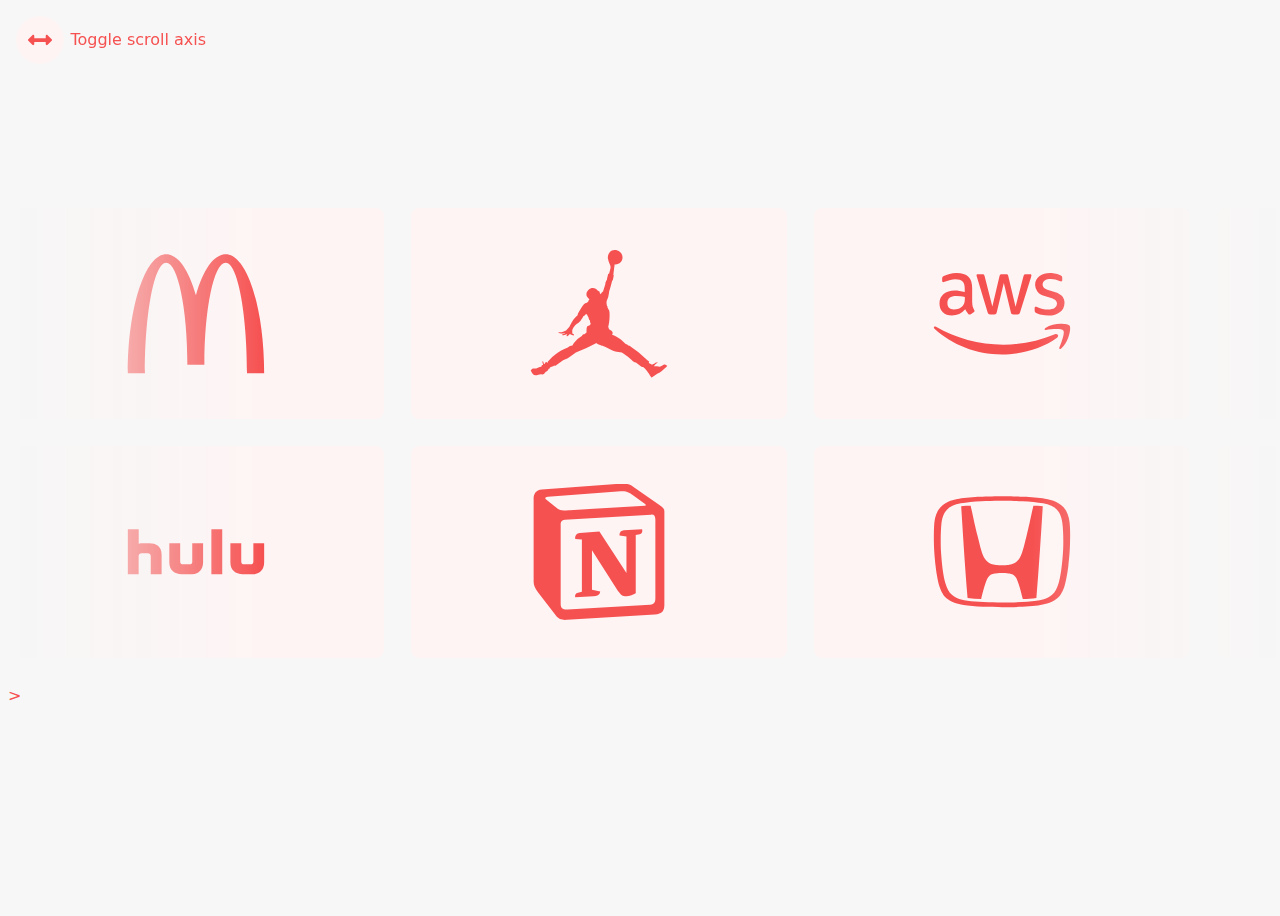
<file: Animation-Page/Page-Login/index.html>
<!DOCTYPE html>
<html lang="en">
  <head>
    <meta charset="UTF-8" />
    <meta name="viewport" content="width=device-width, initial-scale=1.0" />
    <title>Document</title>
    <link rel="stylesheet" href="style.css" />
  </head>
  <body>
    <button class="toggle" id="direction-toggle">
      <span>Toggle scroll axis</span>
      <svg
        aria-hidden="true"
        viewBox="0 0 512 512"
        width="100"
        title="arrows-alt-h"
      >
        <path
          d="M377.941 169.941V216H134.059v-46.059c0-21.382-25.851-32.09-40.971-16.971L7.029 239.029c-9.373 9.373-9.373 24.568 0 33.941l86.059 86.059c15.119 15.119 40.971 4.411 40.971-16.971V296h243.882v46.059c0 21.382 25.851 32.09 40.971 16.971l86.059-86.059c9.373-9.373 9.373-24.568 0-33.941l-86.059-86.059c-15.119-15.12-40.971-4.412-40.971 16.97z"
        />
      </svg>
    </button>

    <article class="wrapper">
      <div class="marquee">
        <div class="marquee__group">
          <svg>
            <use xlink:href="#mcdonalds" />
          </svg>
          <svg>
            <use xlink:href="#jordan" />
          </svg>
          <svg>
            <use xlink:href="#aws" />
          </svg>
          <svg>
            <use xlink:href="#spotify" />
          </svg>
          <svg>
            <use xlink:href="#burger-king" />
          </svg>
          <svg>
            <use xlink:href="#honda" />
          </svg>
          <svg>
            <use xlink:href="#notion" />
          </svg>
          <svg>
            <use xlink:href="#hulu" />
          </svg>
        </div>

        <div aria-hidden="true" class="marquee__group">
          <svg>
            <use xlink:href="#mcdonalds" />
          </svg>
          <svg>
            <use xlink:href="#jordan" />
          </svg>
          <svg>
            <use xlink:href="#aws" />
          </svg>
          <svg>
            <use xlink:href="#spotify" />
          </svg>
          <svg>
            <use xlink:href="#burger-king" />
          </svg>
          <svg>
            <use xlink:href="#honda" />
          </svg>
          <svg>
            <use xlink:href="#notion" />
          </svg>
          <svg>
            <use xlink:href="#hulu" />
          </svg>
        </div>
      </div>

      <div class="marquee marquee--reverse">
        <div class="marquee__group">
          <svg>
            <use xlink:href="#hulu" />
          </svg>
          <svg>
            <use xlink:href="#notion" />
          </svg>
          <svg>
            <use xlink:href="#honda" />
          </svg>
          <svg>
            <use xlink:href="#burger-king" />
          </svg>
          <svg>
            <use xlink:href="#spotify" />
          </svg>
          <svg>
            <use xlink:href="#aws" />
          </svg>
          <svg>
            <use xlink:href="#jordan" />
          </svg>
          <svg>
            <use xlink:href="#mcdonalds" />
          </svg>
        </div>

        <div aria-hidden="true" class="marquee__group">
          <svg>
            <use xlink:href="#hulu" />
          </svg>
          <svg>
            <use xlink:href="#notion" />
          </svg>
          <svg>
            <use xlink:href="#honda" />
          </svg>
          <svg>
            <use xlink:href="#burger-king" />
          </svg>
          <svg>
            <use xlink:href="#spotify" />
          </svg>
          <svg>
            <use xlink:href="#aws" />
          </svg>
          <svg>
            <use xlink:href="#jordan" />
          </svg>
          <svg>
            <use xlink:href="#mcdonalds" />
          </svg>
        </div>
      </div>
    </article>

    <svg style="display: none" xmlns="http://www.w3.org/2000/svg">
      <defs>
        <symbol id="mcdonalds" viewBox="0 0 24 24">
          <path
            d="M17.243 3.006c2.066 0 3.742 8.714 3.742 19.478H24c0-11.588-3.042-20.968-6.766-20.968-2.127 0-4.007 2.81-5.248 7.227-1.241-4.416-3.121-7.227-5.231-7.227C3.031 1.516 0 10.888 0 22.476h3.014c0-10.763 1.658-19.47 3.724-19.47 2.066 0 3.741 8.05 3.741 17.98h2.997c0-9.93 1.684-17.98 3.75-17.98Z"
          />
        </symbol>

        <symbol id="jordan" viewBox="0 0 24 24">
          <path
            d="M13.55 2.194v-.075c0-.35.113-.663.338-.938.225-.275.512-.412.862-.412s.663.112.938.337.425.525.45.9c.025.375-.088.688-.338.938s-.55.375-.9.375l-.225.075.075.112-.075.413-.15 1.2c.05.05.075.1.075.15l-.15.75c-.05.1-.1.175-.15.225l-.075.3a22.59 22.59 0 01-.45 1.575v.15c-.05.25-.087.45-.112.6-.025.15-.113.4-.263.75-.1.2-.1.525 0 .975l.075.075c0 .15.063.325.188.525s.187.375.187.525c.05 1-.025 1.85-.225 2.55l.15.45c.6.3.775.625.525.975l.375.15c.6.3 1.025.562 1.275.787.25.225.5.463.75.713.2.05.35.125.45.225l.225.075c1.05.7 2.1 1.55 3.15 2.55l.3.225v.075l-.075.15.225.15h.075c.15.1.25.15.3.15h.075c.05 0 .1-.025.15-.075l.15-.075c.1-.1.2-.175.3-.225h.3c.05 0 .05.025 0 .075l-.3.15-.375.45h.525l.525.075c.15-.05.275-.1.375-.15l.375-.225c.15-.05.3 0 .45.15h.075c.05.05.025.125-.075.225l-.9.825c-.25.2-.475.325-.675.375l-.975.675c-.05.05-.1.05-.15 0l-.225-.3-.15-.3-.188-.263-.225-.3-.187-.225-.15-.187-.3-.225c-.1 0-.2-.025-.3-.075l-.975-.75c-.15 0-.325-.075-.525-.225-.75-.65-1.25-1.05-1.5-1.2l-.45-.3-.9-.15c-.3-.05-.7-.2-1.2-.45l-.6-.3c-.4-.2-.675-.3-.825-.3l-.3-.15c-.2-.05-.35-.1-.45-.15l-.15-.15c-.1 0-.2.025-.3.075l-1.5.75-1.875.825c-.5.4-.975.725-1.425.975l-.825.375-1.275.9c-.1.1-.2.1-.3 0l-.15.15c-.15.05-.25.075-.3.075l-.3.15v.15H3.2l-.15.225c-.1.2-.2.312-.3.337-.1.025-.162.063-.187.113a.434.434 0 01-.075.112l-.15.15-.225.15-.338-.037-.45.075-.3.075c-.25.05-.45.012-.6-.113-.15-.125-.275-.312-.375-.562-.1-.15-.05-.275.15-.375l.075-.075c.05-.05.125-.075.225-.075h.45l.6-.225.3-.075c0-.1.025-.175.075-.225.05-.05.125-.075.225-.075v-.075a.666.666 0 01-.075-.3c-.05-.1-.063-.175-.037-.225.025-.05.05-.075.075-.075h.037l.075.225c.05.25.125.325.225.225l.075-.15c.05-.1.125-.15.225-.15l.15.15.15-.15-.075-.075c0-.05.025-.075.075-.075l.3-.3c.25-.3.55-.575.9-.825.7-.55 1.45-.975 2.25-1.275.25-.25.525-.375.825-.375.2-.35.5-.725.9-1.125.35-.25.6-.425.75-.525.1-.2.225-.3.375-.3h.075l.15-.15c.1-.05.175-.1.225-.15v-.375c0-.25.025-.45.075-.6.05-.15.175-.225.375-.225l.3-.3c-.1-.2-.15-.425-.15-.675h-.075c-.1-.15-.15-.3-.15-.45-.15-.25-.25-.45-.3-.6H9.65c-.05.15-.175.25-.375.3l-.075.15c-.2.35-.375.612-.525.787-.15.175-.425.388-.825.638-.25.25-.425.525-.525.825-.05.15-.05.3 0 .45l-.075.15h.075c0 .1.025.15.075.15h.075c.1.05.15.112.15.187s-.075.1-.225.075a.606.606 0 01-.337-.15c-.075-.075-.138-.112-.188-.112l-.225.225c-.1.15-.2.212-.3.187-.1-.025-.125-.062-.075-.112l.075-.075c.05-.1.05-.15 0-.15l-.6.15c-.05.05-.112.05-.187 0s-.063-.1.037-.15l.375-.15c0-.05-.025-.075-.075-.075-.2.1-.4.125-.6.075l-.375-.075-.075-.075c0-.05.025-.075.075-.075.2.05.45.025.75-.075l.525-.225.6-.675.075-.15c.2-.4.413-.763.638-1.088a3.68 3.68 0 01.712-.787l.075-.3c.1-.2.2-.375.3-.525.1-.15.225-.35.375-.6l.225-.3c.2-.3.425-.45.675-.45l.225-.225c.05-.05.075-.125.075-.225l.15-.15-.075-.075c-.3-.25-.45-.475-.45-.675-.05-.35.063-.65.338-.9s.55-.363.825-.338c.275.025.487.113.637.263l.15.15c.05 0 .075.025.075.075l.3.15v.225c.1.1.15.175.15.225.1-.15.25-.325.45-.525l.375-1.2c0-.2.05-.4.15-.6l.15-.225v-.15l.225-.9h.15l.225-.9a.933.933 0 000-.525l-.3-.75-.15-.6z"
          />
        </symbol>

        <symbol id="aws" viewBox="0 0 24 24">
          <path
            d="M6.763 10.036c0 .296.032.535.088.71.064.176.144.368.256.576.04.063.056.127.056.183 0 .08-.048.16-.152.24l-.503.335a.383.383 0 0 1-.208.072c-.08 0-.16-.04-.239-.112a2.47 2.47 0 0 1-.287-.375 6.18 6.18 0 0 1-.248-.471c-.622.734-1.405 1.101-2.347 1.101-.67 0-1.205-.191-1.596-.574-.391-.384-.59-.894-.59-1.533 0-.678.239-1.23.726-1.644.487-.415 1.133-.623 1.955-.623.272 0 .551.024.846.064.296.04.6.104.918.176v-.583c0-.607-.127-1.03-.375-1.277-.255-.248-.686-.367-1.3-.367-.28 0-.568.031-.863.103-.295.072-.583.16-.862.272a2.287 2.287 0 0 1-.28.104.488.488 0 0 1-.127.023c-.112 0-.168-.08-.168-.247v-.391c0-.128.016-.224.056-.28a.597.597 0 0 1 .224-.167c.279-.144.614-.264 1.005-.36a4.84 4.84 0 0 1 1.246-.151c.95 0 1.644.216 2.091.647.439.43.662 1.085.662 1.963v2.586zm-3.24 1.214c.263 0 .534-.048.822-.144.287-.096.543-.271.758-.51.128-.152.224-.32.272-.512.047-.191.08-.423.08-.694v-.335a6.66 6.66 0 0 0-.735-.136 6.02 6.02 0 0 0-.75-.048c-.535 0-.926.104-1.19.32-.263.215-.39.518-.39.917 0 .375.095.655.295.846.191.2.47.296.838.296zm6.41.862c-.144 0-.24-.024-.304-.08-.064-.048-.12-.16-.168-.311L7.586 5.55a1.398 1.398 0 0 1-.072-.32c0-.128.064-.2.191-.2h.783c.151 0 .255.025.31.08.065.048.113.16.16.312l1.342 5.284 1.245-5.284c.04-.16.088-.264.151-.312a.549.549 0 0 1 .32-.08h.638c.152 0 .256.025.32.08.063.048.12.16.151.312l1.261 5.348 1.381-5.348c.048-.16.104-.264.16-.312a.52.52 0 0 1 .311-.08h.743c.127 0 .2.065.2.2 0 .04-.009.08-.017.128a1.137 1.137 0 0 1-.056.2l-1.923 6.17c-.048.16-.104.263-.168.311a.51.51 0 0 1-.303.08h-.687c-.151 0-.255-.024-.32-.08-.063-.056-.119-.16-.15-.32l-1.238-5.148-1.23 5.14c-.04.16-.087.264-.15.32-.065.056-.177.08-.32.08zm10.256.215c-.415 0-.83-.048-1.229-.143-.399-.096-.71-.2-.918-.32-.128-.071-.215-.151-.247-.223a.563.563 0 0 1-.048-.224v-.407c0-.167.064-.247.183-.247.048 0 .096.008.144.024.048.016.12.048.2.08.271.12.566.215.878.279.319.064.63.096.95.096.502 0 .894-.088 1.165-.264a.86.86 0 0 0 .415-.758.777.777 0 0 0-.215-.559c-.144-.151-.416-.287-.807-.415l-1.157-.36c-.583-.183-1.014-.454-1.277-.813a1.902 1.902 0 0 1-.4-1.158c0-.335.073-.63.216-.886.144-.255.335-.479.575-.654.24-.184.51-.32.83-.415.32-.096.655-.136 1.006-.136.175 0 .359.008.535.032.183.024.35.056.518.088.16.04.312.08.455.127.144.048.256.096.336.144a.69.69 0 0 1 .24.2.43.43 0 0 1 .071.263v.375c0 .168-.064.256-.184.256a.83.83 0 0 1-.303-.096 3.652 3.652 0 0 0-1.532-.311c-.455 0-.815.071-1.062.223-.248.152-.375.383-.375.71 0 .224.08.416.24.567.159.152.454.304.877.44l1.134.358c.574.184.99.44 1.237.767.247.327.367.702.367 1.117 0 .343-.072.655-.207.926-.144.272-.336.511-.583.703-.248.2-.543.343-.886.447-.36.111-.734.167-1.142.167zM21.698 16.207c-2.626 1.94-6.442 2.969-9.722 2.969-4.598 0-8.74-1.7-11.87-4.526-.247-.223-.024-.527.272-.351 3.384 1.963 7.559 3.153 11.877 3.153 2.914 0 6.114-.607 9.06-1.852.439-.2.814.287.383.607zM22.792 14.961c-.336-.43-2.22-.207-3.074-.103-.255.032-.295-.192-.063-.36 1.5-1.053 3.967-.75 4.254-.399.287.36-.08 2.826-1.485 4.007-.215.184-.423.088-.327-.151.32-.79 1.03-2.57.695-2.994z"
          />
        </symbol>

        <symbol id="spotify" viewBox="0 0 24 24">
          <path
            d="M12 0C5.4 0 0 5.4 0 12s5.4 12 12 12 12-5.4 12-12S18.66 0 12 0zm5.521 17.34c-.24.359-.66.48-1.021.24-2.82-1.74-6.36-2.101-10.561-1.141-.418.122-.779-.179-.899-.539-.12-.421.18-.78.54-.9 4.56-1.021 8.52-.6 11.64 1.32.42.18.479.659.301 1.02zm1.44-3.3c-.301.42-.841.6-1.262.3-3.239-1.98-8.159-2.58-11.939-1.38-.479.12-1.02-.12-1.14-.6-.12-.48.12-1.021.6-1.141C9.6 9.9 15 10.561 18.72 12.84c.361.181.54.78.241 1.2zm.12-3.36C15.24 8.4 8.82 8.16 5.16 9.301c-.6.179-1.2-.181-1.38-.721-.18-.601.18-1.2.72-1.381 4.26-1.26 11.28-1.02 15.721 1.621.539.3.719 1.02.419 1.56-.299.421-1.02.599-1.559.3z"
          />
        </symbol>

        <symbol id="burger-king" viewBox="0 0 24 24">
          <path
            d="M15.39 12.614c-.72 0-1.11.538-1.11 1.215v1.508c0 .125-.043.182-.12.182-.056 0-.098-.035-.147-.133l-.971-1.885c-.37-.72-.755-.887-1.196-.887-.734 0-1.14.552-1.14 1.243v4.314c0 .678.392 1.215 1.112 1.215.72 0 1.112-.537 1.112-1.215v-1.507c0-.126.042-.182.119-.182.055 0 .097.035.146.133l.972 1.885c.37.719.769.886 1.195.886.735 0 1.14-.551 1.14-1.242v-4.315c0-.677-.391-1.215-1.111-1.215zm-4.02-.405c.364 0 .68-.286.68-.642 0-.238-.099-.412-.224-.572-.203-.266-.385-.496-.476-.74-.02-.056-.007-.105.056-.154.217-.167.469-.537.469-1.124 0-.886-.734-1.389-1.622-1.389h-.79c-.553 0-.819.321-.819.754v3.114c0 .419.245.754.692.754.448 0 .693-.335.693-.754v-.74c0-.09.042-.133.111-.133.084 0 .112.049.126.133.063.356.23.837.42 1.082.237.314.46.411.685.411zm-1.146-2.666h-.098c-.119 0-.175-.07-.175-.161v-.474c0-.09.056-.16.175-.16h.098c.294 0 .385.208.385.39 0 .174-.091.405-.385.405zm-3.761 2.666c1.132 0 1.734-.677 1.734-1.528V8.328c0-.419-.245-.754-.692-.754-.448 0-.693.335-.693.754v2.276c0 .167-.097.363-.35.363-.251 0-.335-.196-.335-.363V8.328c0-.419-.252-.754-.7-.754-.447 0-.691.335-.691.754v2.353c0 .852.594 1.528 1.727 1.528zm12.011-.034c.392 0 .7-.23.7-.65 0-.412-.308-.642-.7-.642h-.63c-.118 0-.174-.07-.174-.16v-.133c0-.091.056-.161.175-.161h.482c.336 0 .602-.202.602-.559 0-.355-.266-.558-.602-.558h-.482c-.12 0-.175-.07-.175-.16V9.04c0-.091.056-.161.175-.161h.629c.392 0 .7-.23.7-.65 0-.411-.308-.642-.7-.642h-1.321c-.553 0-.818.321-.818.754v3.079c0 .432.265.754.818.754h1.321zm2.642 3.127h-.342c-.615 0-1.09.286-1.09.914 0 .573.517.845.901.845.189 0 .322.056.322.202 0 .182-.224.3-.462.3-.79 0-1.328-.537-1.328-1.535 0-1.11.734-1.515 1.3-1.515.692 0 .804.349 1.287.349a.927.927 0 0 0 .936-.915.95.95 0 0 0-.398-.788c-.427-.315-1.07-.545-1.979-.545-1.629 0-3.216 1.026-3.216 3.414 0 2.282 1.587 3.35 3.153 3.35 1.643 0 2.685-1.012 2.685-2.492 0-.935-.587-1.584-1.769-1.584zm-12.43-2.688c-.783 0-1.21.587-1.21 1.32v4.132c0 .734.427 1.32 1.21 1.32.783 0 1.21-.586 1.21-1.32v-4.132c0-.733-.427-1.32-1.21-1.32zm11.494-.405c.447 0 .692-.335.692-.754v-.74c0-.09.042-.132.112-.132.084 0 .111.049.125.133.063.355.231.837.42 1.082.238.314.461.412.685.412.363 0 .678-.286.678-.643 0-.237-.098-.412-.224-.572-.237-.3-.384-.496-.475-.74-.02-.056-.007-.105.056-.153.217-.168.469-.538.469-1.124 0-.887-.735-1.39-1.623-1.39h-.79c-.552 0-.817.321-.817.754v3.114c0 .419.244.753.692.753zm.615-3.301c0-.09.056-.161.175-.161h.098c.293 0 .384.21.384.391 0 .175-.09.405-.384.405h-.098c-.12 0-.175-.07-.175-.16zm-18.87 3.267h.986c.93 0 1.496-.622 1.496-1.397 0-.621-.37-.907-.454-.977-.035-.028-.07-.056-.07-.084 0-.035.021-.048.056-.09.133-.154.266-.398.266-.754 0-.838-.567-1.285-1.448-1.285h-.832c-.552 0-.817.321-.817.754v3.079c0 .433.265.754.817.754zm.413-3.386c0-.09.056-.16.175-.16h.09c.301 0 .392.209.392.39 0 .168-.09.405-.391.405h-.091c-.12 0-.175-.07-.175-.16zm0 1.634c0-.091.056-.161.175-.161h.126c.335 0 .433.223.433.426 0 .181-.098.44-.433.44h-.126c-.12 0-.175-.07-.175-.161zm11.878 1.794c1.098 0 1.79-.699 1.79-1.718 0-.649-.391-1.096-1.174-1.096h-.224c-.413 0-.734.196-.734.636 0 .39.342.58.601.58.133 0 .217.041.217.139 0 .125-.147.21-.315.21-.524 0-.88-.37-.88-1.062 0-.768.489-1.047.866-1.047.462 0 .539.238.86.238.37 0 .623-.308.623-.629a.669.669 0 0 0-.266-.544c-.294-.217-.706-.377-1.321-.377-1.084 0-2.14.712-2.14 2.36 0 1.576 1.056 2.31 2.097 2.31zm-8.718 3.762a.354.354 0 0 1-.07-.188c0-.077.042-.133.126-.21.196-.181.678-.635.944-1.047.202-.314.286-.6.286-.837 0-.607-.552-1.082-1.153-1.082-.385 0-.748.216-.993.614-.329.53-.72 1.145-.972 1.39-.063.062-.098.076-.146.076-.084 0-.12-.056-.12-.146v-.699c0-.684-.405-1.235-1.139-1.235-.74 0-1.14.551-1.14 1.235v4.3c0 .685.399 1.237 1.14 1.237.734 0 1.14-.552 1.14-1.236v-.991c0-.084.035-.147.119-.147.111 0 .14.112.167.168.161.384.63 1.2 1.063 1.682.294.32.657.524 1.042.524.65 0 1.196-.566 1.196-1.173 0-.377-.161-.657-.469-.991-.392-.427-.853-.986-1.021-1.244zm15.751 6.702C19.432 23.707 16.313 24 12 24c-4.313 0-7.432-.293-9.25-1.32-1.09-.614-1.642-1.451-1.642-2.052 0-.342.181-.537.587-.537h20.61c.406 0 .587.195.587.537 0 .6-.552 1.438-1.643 2.053zm1.056-15.917H1.695c-.406 0-.587-.209-.587-.586C1.108 3.944 4.47 0 12 0c7.46 0 10.892 3.944 10.892 6.178 0 .377-.181.586-.587.586Z"
          />
        </symbol>

        <symbol id="honda" viewBox="0 0 24 24">
          <path
            d="M23.902 6.87c-.33-3.218-2.47-3.895-4.354-4.204-.946-.16-2.63-.3-3.716-.34-.946-.06-3.168-.09-3.835-.09-.657 0-2.89.03-3.835.09-1.076.04-2.77.18-3.716.34C2.563 2.985.42 3.66.092 6.87c-.08.877-.1 2.023-.09 3.248.03 2.031.2 3.406.3 4.363.07.657.338 2.62.687 3.636.478 1.395.916 1.803 1.424 2.222.937.757 2.471.996 2.79 1.056 1.733.31 5.24.368 6.784.368 1.544 0 5.05-.05 6.784-.368.329-.06 1.863-.29 2.79-1.056.508-.419.946-.827 1.424-2.222.35-1.016.628-2.979.698-3.636.1-.957.279-2.332.299-4.363.04-1.225.01-2.371-.08-3.248m-1.176 5.4c-.19 2.57-.418 4.104-.747 5.22-.29.976-.637 1.623-1.165 2.092-.867.787-2.063.956-2.76 1.056-1.514.23-4.055.3-6.057.3-2.002 0-4.543-.08-6.057-.3-.697-.1-1.893-.269-2.76-1.056-.518-.469-.876-1.126-1.155-2.093-.329-1.105-.558-2.65-.747-5.22-.11-1.543-.09-4.054.08-5.4.258-2.011 1.255-3.018 3.387-3.396.996-.18 2.34-.31 3.606-.37 1.016-.07 2.7-.1 3.636-.09.936-.01 2.62.03 3.636.09 1.275.06 2.61.19 3.606.37 2.142.378 3.139 1.395 3.388 3.397.199 1.345.229 3.856.11 5.4m-5.202-8.39c-.548 2.462-.767 3.588-1.216 5.37-.428 1.715-.767 3.298-1.335 4.065-.587.777-1.365.947-1.893 1.006-.279.03-.478.04-1.066.05-.596 0-.796-.02-1.075-.05-.528-.06-1.315-.229-1.892-1.006-.578-.767-.907-2.35-1.335-4.064-.47-1.773-.678-2.91-1.236-5.37 0 0-.548.02-.797.04-.329.02-.588.05-.867.09.343 5.372.692 11.079 1.126 16.13a21.983 21.983 0 002.39.169c.33-1.266.748-3.02 1.207-3.767.378-.608.966-.677 1.295-.717.518-.07.956-.08 1.165-.08.2-.01.637 0 1.165.08.33.05.917.11 1.295.717.47.747.877 2.5 1.206 3.766 0 0 .358-.01 1.165-.05.41-.018.82-.058 1.226-.12.458-5.39.785-10.728 1.126-16.128-.28-.04-.538-.07-.867-.09-.23-.02-.787-.04-.787-.04z"
          />
        </symbol>

        <symbol id="notion" viewBox="0 0 24 24">
          <path
            d="M4.459 4.208c.746.606 1.026.56 2.428.466l13.215-.793c.28 0 .047-.28-.046-.326L17.86 1.968c-.42-.326-.981-.7-2.055-.607L3.01 2.295c-.466.046-.56.28-.374.466zm.793 3.08v13.904c0 .747.373 1.027 1.214.98l14.523-.84c.841-.046.935-.56.935-1.167V6.354c0-.606-.233-.933-.748-.887l-15.177.887c-.56.047-.747.327-.747.933zm14.337.745c.093.42 0 .84-.42.888l-.7.14v10.264c-.608.327-1.168.514-1.635.514-.748 0-.935-.234-1.495-.933l-4.577-7.186v6.952L12.21 19s0 .84-1.168.84l-3.222.186c-.093-.186 0-.653.327-.746l.84-.233V9.854L7.822 9.76c-.094-.42.14-1.026.793-1.073l3.456-.233 4.764 7.279v-6.44l-1.215-.139c-.093-.514.28-.887.747-.933zM1.936 1.035l13.31-.98c1.634-.14 2.055-.047 3.082.7l4.249 2.986c.7.513.934.653.934 1.213v16.378c0 1.026-.373 1.634-1.68 1.726l-15.458.934c-.98.047-1.448-.093-1.962-.747l-3.129-4.06c-.56-.747-.793-1.306-.793-1.96V2.667c0-.839.374-1.54 1.447-1.632z"
          />
        </symbol>

        <symbol id="hulu" viewBox="0 0 24 24">
          <path
            d="M14.707 15.957h1.912V8.043h-1.912zm-3.357-2.256a.517.517 0 01-.512.511H9.727a.517.517 0 01-.512-.511v-3.19H7.303v3.345c0 1.368.879 2.09 2.168 2.09h1.868c1.189 0 1.912-.856 1.912-2.09V10.51h-1.912c.01 0 .01 3.09.01 3.19zm10.75-3.19v3.19a.517.517 0 01-.512.511h-1.112a.517.517 0 01-.511-.511v-3.19h-1.912v3.345c0 1.368.878 2.09 2.167 2.09h1.868c1.19 0 1.912-.856 1.912-2.09V10.51zm-18.32 0H2.557c-.434 0-.645.11-.645.11V8.044H0v7.903h1.9v-3.179c0-.278.234-.511.512-.511h1.112c.278 0 .511.233.511.511v3.19h1.912v-3.446c0-1.445-.967-2-2.167-2Z"
          />
        </symbol>
      </defs>
    </svg>
    <script src="main.js"></script>
  </body>
  >
</html>
</file>
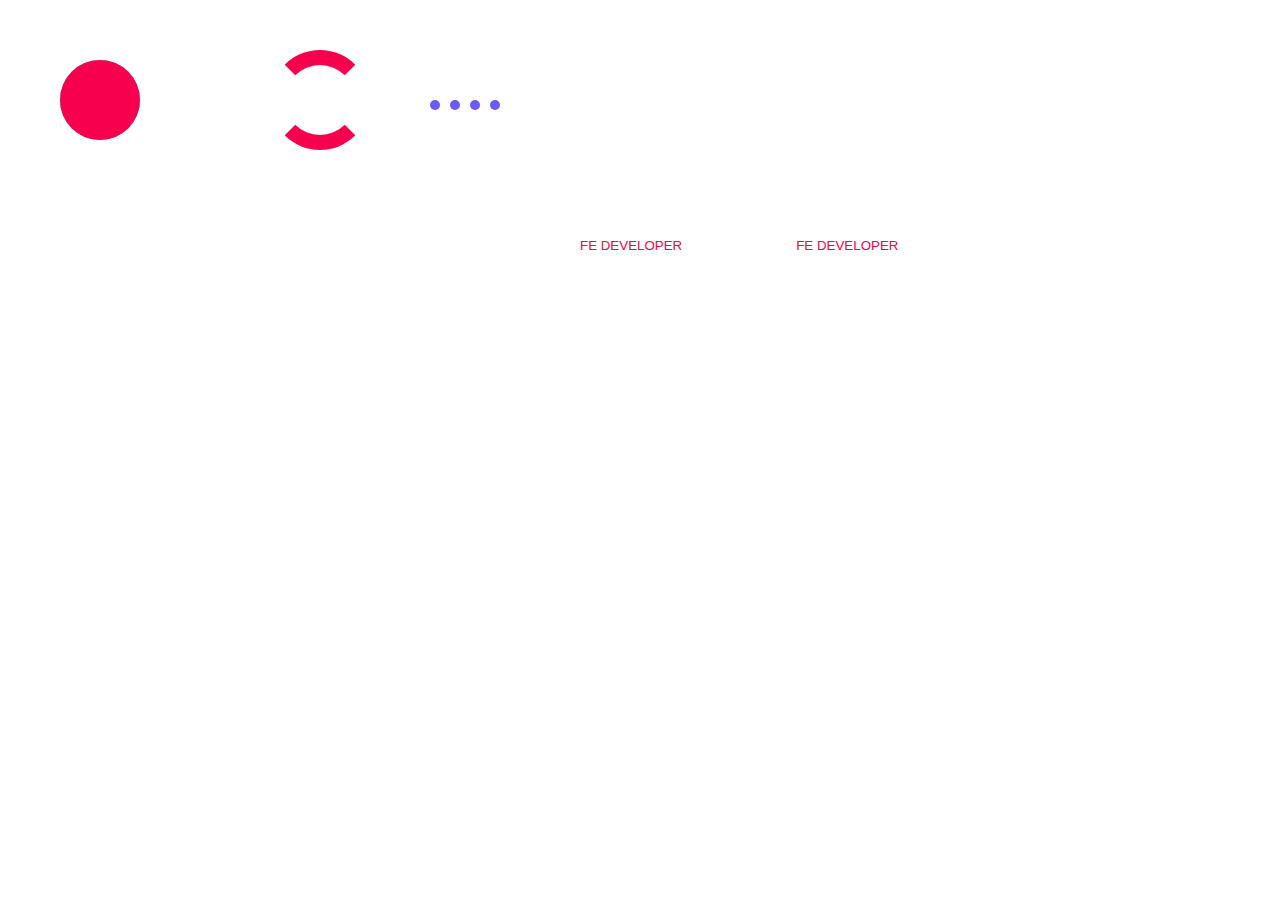
<file: Animation-Page/Tiktok-Loading/index.html>
<!DOCTYPE html>
<html lang="en">
  <head>
    <meta charset="UTF-8" />
    <meta name="viewport" content="width=device-width, initial-scale=1.0" />
    <title>Document</title>
    <link rel="stylesheet" href="style.css" />
    <link rel="stylesheet" href="canvass.css" />
  </head>
  <body>
    <div class="loader">
      <div></div>
      <div></div>
      <div></div>
    </div>
    <div class="ring"></div>
    <div class="dots-loading">
      <div style="--delay: 1s"></div>
      <div style="--delay: 2s"></div>
      <div style="--delay: 3s"></div>
      <div style="--delay: 4s"></div>
    </div>
    <button class="button"><p class="button-text">FE DEVELOPER</p></button>
    <button class="button2">
      <span></span><span></span><span></span><span></span>
      FE DEVELOPER
    </button>
    <canvas id="canvas"></canvas>
    <!-- <script src="main.js"></script> -->
  </body>
</html>
</file>
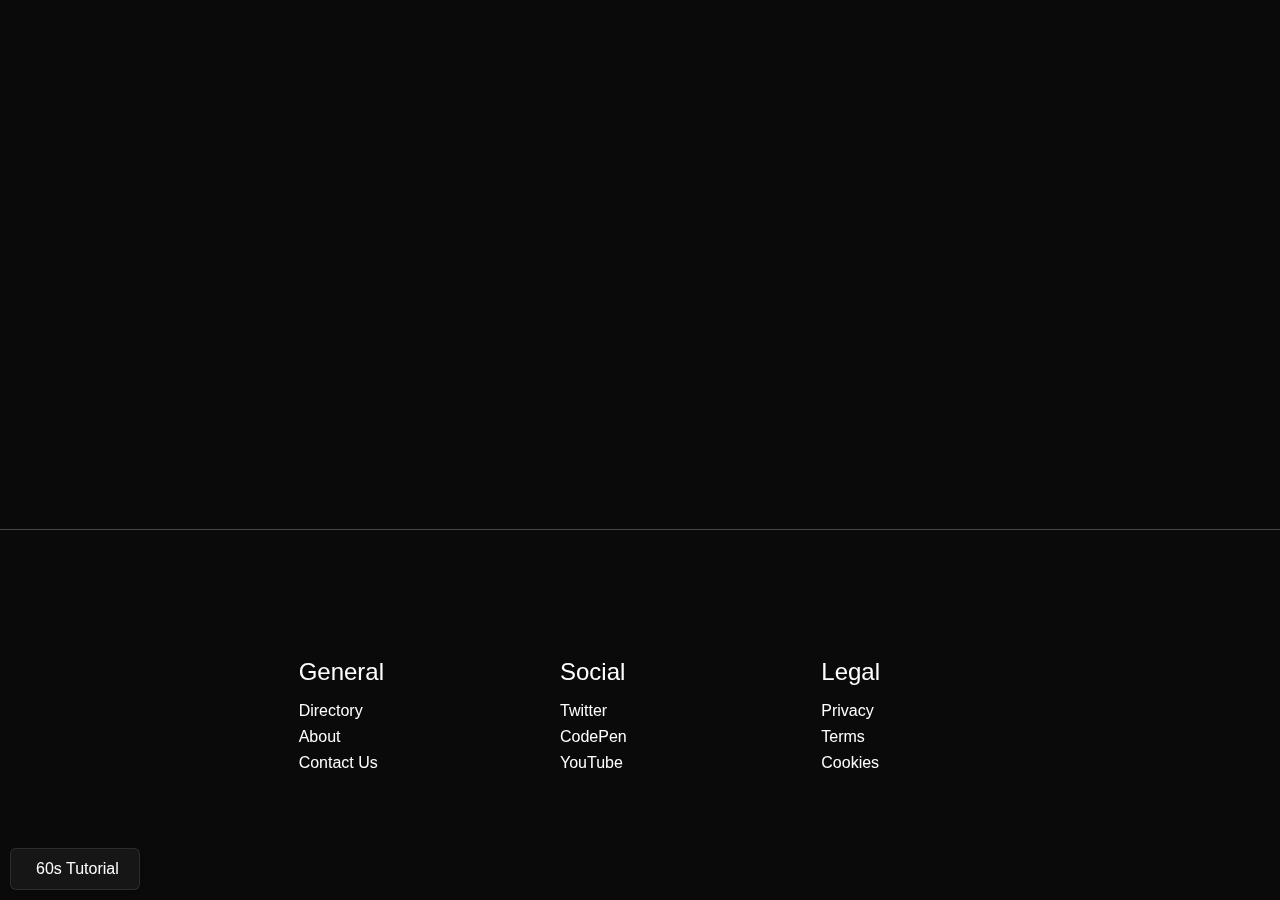
<file: Animation-Page/Wave-Fotter/index.html>
<!DOCTYPE html>
<html lang="en">
  <head>
    <meta charset="UTF-8" />
    <meta name="viewport" content="width=device-width, initial-scale=1.0" />
    <title>Document</title>
    <link rel="stylesheet" href="style.css" />
  </head>
  <body>
    <div id="bubble-wrapper"></div>

    <footer id="footer">
      <div id="footer-content">
        <div class="footer-section">
          <h3 class="footer-section-title">General</h3>
          <div class="footer-section-links">
            <a href="https://www.youtube.com/c/Hyperplexed" target="_blank"
              >Directory</a
            >
            <a href="https://www.youtube.com/c/Hyperplexed" target="_blank"
              >About</a
            >
            <a href="https://www.youtube.com/c/Hyperplexed" target="_blank"
              >Contact Us</a
            >
          </div>
        </div>
        <div class="footer-section">
          <h3 class="footer-section-title">Social</h3>
          <div class="footer-section-links">
            <a href="https://www.youtube.com/c/Hyperplexed" target="_blank"
              >Twitter</a
            >
            <a href="https://www.youtube.com/c/Hyperplexed" target="_blank"
              >CodePen</a
            >
            <a href="https://www.youtube.com/c/Hyperplexed" target="_blank"
              >YouTube</a
            >
          </div>
        </div>
        <div class="footer-section">
          <h3 class="footer-section-title">Legal</h3>
          <div class="footer-section-links">
            <a href="https://www.youtube.com/c/Hyperplexed" target="_blank"
              >Privacy</a
            >
            <a href="https://www.youtube.com/c/Hyperplexed" target="_blank"
              >Terms</a
            >
            <a href="https://www.youtube.com/c/Hyperplexed" target="_blank"
              >Cookies</a
            >
          </div>
        </div>
      </div>
    </footer>

    <a
      id="yt-link"
      class="meta-link"
      href="https://youtube.com/shorts/VTw2cUVFl1c"
      target="_blank"
    >
      <i class="fa-brands fa-youtube"></i>
      <span>60s Tutorial</span>
    </a>
    <script src="main.js"></script>
  </body>
</html>
</file>
<file: Animation-Page/Page-Login/style.css>
:root {
  --color-text: #f65151;
  --color-bg: #f7f7f7;
  --color-bg-accent: #fef4f4;
  --size: clamp(10rem, 1rem + 40vmin, 30rem);
  --gap: calc(var(--size) / 14);
  --duration: 60s;
  --scroll-start: 0;
  --scroll-end: calc(-100% - var(--gap));
}

@media (prefers-color-scheme: dark) {
  :root {
    --color-text: papayawhip;
    --color-bg: navy;
    --color-bg-accent: #2626a0;
  }
}

* {
  box-sizing: border-box;
}

body {
  display: grid;
  align-content: center;
  overflow: hidden;
  gap: var(--gap);
  width: 100%;
  min-height: 100vh;
  font-family: system-ui, sans-serif;
  font-size: 1rem;
  line-height: 1.5;
  color: var(--color-text);
  background-color: var(--color-bg);
}

.marquee {
  display: flex;
  overflow: hidden;
  user-select: none;
  gap: var(--gap);
  mask-image: linear-gradient(
    var(--mask-direction, to right),
    hsl(0 0% 0% / 0),
    hsl(0 0% 0% / 1) 20%,
    hsl(0 0% 0% / 1) 80%,
    hsl(0 0% 0% / 0)
  );
}

.marquee__group {
  flex-shrink: 0;
  display: flex;
  align-items: center;
  justify-content: space-around;
  gap: var(--gap);
  min-width: 100%;
  animation: scroll-x var(--duration) linear infinite;
}

@media (prefers-reduced-motion: reduce) {
  .marquee__group {
    animation-play-state: paused;
  }
}

.marquee--vertical {
  --mask-direction: to bottom;
}

.marquee--vertical,
.marquee--vertical .marquee__group {
  flex-direction: column;
}

.marquee--vertical .marquee__group {
  animation-name: scroll-y;
}

.marquee--reverse .marquee__group {
  animation-direction: reverse;
  animation-delay: -3s;
}

@keyframes scroll-x {
  from {
    transform: translateX(var(--scroll-start));
  }
  to {
    transform: translateX(var(--scroll-end));
  }
}

@keyframes scroll-y {
  from {
    transform: translateY(var(--scroll-start));
  }
  to {
    transform: translateY(var(--scroll-end));
  }
}

/* Element styles */
.marquee svg {
  display: grid;
  place-items: center;
  width: var(--size);
  fill: var(--color-text);
  background: var(--color-bg-accent);
  aspect-ratio: 16/9;
  padding: calc(var(--size) / 10);
  border-radius: 0.5rem;
}

.marquee--vertical svg {
  aspect-ratio: 1;
  width: calc(var(--size) / 1.5);
  padding: calc(var(--size) / 6);
}

/* Parent wrapper */
.wrapper {
  display: flex;
  flex-direction: column;
  gap: var(--gap);
  margin: auto;
  max-width: 100vw;
}

.wrapper--vertical {
  flex-direction: row;
  height: 100vh;
}

/* Toggle direction button */
.toggle {
  --size: 3rem;
  position: relative;
  position: fixed;
  top: 1rem;
  left: 1rem;
  width: var(--size);
  height: var(--size);
  font: inherit;
  text-align: center;
  cursor: pointer;
  outline: none;
  border: none;
  border-radius: 50%;
  color: inherit;
  background-color: var(--color-bg-accent);
  z-index: 1;
}

.toggle:focus-visible {
  box-shadow: 0 0 0 2px var(--color-text);
}

.toggle span {
  position: absolute;
  display: inline-block;
  top: 50%;
  left: calc(100% + 0.4em);
  width: fit-content;
  white-space: nowrap;
  transform: translateY(-50%);
  animation: fade 400ms 4s ease-out forwards;
  user-select: none;
}

.toggle svg {
  --size: 1.5rem;
  position: absolute;
  top: 50%;
  left: 50%;
  width: var(--size);
  height: var(--size);
  fill: currentcolor;
  transform: translate(-50%, -50%);
  transition: transform 300ms cubic-bezier(0.25, 1, 0.5, 1);
}

.toggle--vertical svg {
  transform: translate(-50%, -50%) rotate(-90deg);
}

@keyframes fade {
  to {
    opacity: 0;
    visibility: hidden;
  }
}
</file>
<file: Animation-Page/Tiktok-Loading/style.css>
* {
  margin: 0;
  padding: 0;
  box-sizing: border-box;
}
body {
  position: relative;
}

.loader {
  width: 200px;
  height: 200px;
  position: relative;
  display: flex;
  justify-content: center;
  align-items: center;
  position: absolute;
}
.loader div {
  position: absolute;
}

.loader div:nth-child(1) {
  width: 80px;
  height: 80px;
  border-radius: 100rem;
  background-color: #f7004d;
  animation: spinner 1s linear infinite;
  animation-delay: -0.5s;
}

.loader div:nth-child(2) {
  width: 80px;
  height: 80px;
  border-radius: 100rem;
  background-color: #3affff;
  animation: spinner 1s infinite linear;
}
.loader div:nth-child(3) {
  width: 80px;
  height: 80px;
  border-radius: 100rem;
  background-color: #f7004d;
  animation: spinner2 1s infinite linear;
  animation-delay: -0.5s;
}

@keyframes spinner {
  0% {
    transform: translateX(0);
  }
  50% {
    transform: translateX(80px);
  }
  100% {
    transform: translateX(0);
  }
}

@keyframes spinner2 {
  0% {
    opacity: 1;
    transform: translateX(0);
  }
  49.99% {
    opacity: 1;
    transform: translateX(80px);
  }

  50% {
    opacity: 0;
    transform: translateX(80px);
  }
  100% {
    opacity: 0;
    transform: translateX(0);
  }
}

.ring {
  position: absolute;
  left: 270px;
  top: 50px;
  width: 100px;
  height: 100px;
  border-radius: 100rem;
  border: 15px solid #f7004d;
  border-left: 15px solid transparent;
  border-right: 15px solid transparent;
  animation: ring1 2s infinite linear;
}

@keyframes ring1 {
  to {
    transform: rotate(360deg);
  }
}

.dots-loading {
  position: absolute;
  top: 100px;
  left: 430px;
  display: flex;
  justify-content: center;
  align-items: center;
  gap: 0 10px;
  position: absolute;
}
.dots-loading div {
  width: 10px;
  height: 10px;
  border-radius: 100rem;
  background-color: #6a5af9;
  animation: stager 0.5s infinite linear alternate;
  animation-delay: calc(-1 * (0.5 / 4) * var(--delay));
}

/* .dots-loading div:nth-child(1) {
  animation-delay: -0.12s;
}
.dots-loading div:nth-child(2) {
  animation-delay: -0.24s;
}
.dots-loading div:nth-child(3) {
  animation-delay: -0.36s;
}
.dots-loading div:nth-child(4) {
  animation-delay: -0.48s;
} */

@keyframes stager {
  0% {
    transform: translateY(0);
  }
  50%,
  100% {
    transform: translateY(20px);
  }
}

.button {
  display: inline-block;
  padding: 15px 30px;
  color: #f7004d;
  background-color: transparent;
  border: none;
  outline: none;
  position: relative;
  left: 550px;
  top: 100px;
}
.button::before {
  content: "";
  position: absolute;
  top: 0;
  left: 0;
  height: 0;
  width: 5px;
  background-color: #6a5af9;
  z-index: -1;
  transition: height 0.5s linear, width 0.5s ease-in-out 0.5s;
}
.button:hover::before {
  height: 100%;
  width: 100%;
}

.button2 {
  display: inline-block;
  padding: 15px 30px;
  background-color: transparent;
  color: #f7004d;
  border: none;
  outline: none;
  position: relative;
  top: 100px;
  left: 600px;
}
.button2 span {
  position: absolute;
  background-color: #6a5af9;
  display: block;
  transition: all 0.25s linear;
}

.button2 span:nth-child(1) {
  top: 0;
  left: 0;
  width: 0;
  height: 2px;
}
.button2 span:nth-child(2) {
  top: 0;
  right: 0;
  width: 2px;
  height: 0;
}
.button2 span:nth-child(3) {
  right: 0;
  bottom: 0;
  width: 0;
  height: 2px;
}
.button2 span:nth-child(4) {
  bottom: 0;
  left: 0;
  width: 2px;
  height: 0;
}
.button2:hover span:nth-child(odd) {
  width: 100%;
}
.button2:hover span:nth-child(even) {
  height: 100%;
}
</file>
<file: Animation-Page/Tiktok-Loading/canvass.css>
* {
  margin: 0;
  padding: 0;
  box-sizing: border-box;
}
body {
  overflow: hidden;
}
</file>
<file: Animation-Page/Wave-Fotter/style.css>
@keyframes wave {
  from,
  to {
    transform: translate(-50%, 0%);
  }

  50% {
    transform: translate(-50%, -20%);
  }
}

body {
  background-color: rgb(10, 10, 10);
  margin: 0px;
}

#bubble-wrapper {
  height: 100%;
  width: 100%;

  position: fixed;
  bottom: 0px;

  overflow: hidden;
  pointer-events: none;
}

.bubble {
  height: max(300px, 30vw);
  width: max(300px, 30vw);

  background-color: rgb(33, 150, 243);
  border-radius: 100%;

  position: absolute;
  left: 50%;
  top: 100%;

  animation: wave 2s ease-in-out infinite;
}

@media (prefers-reduced-motion) {
  .bubble {
    animation: none;
    display: none;
  }
}

/* -- Footer styles -- */

h3,
a {
  font-family: "Rubik", sans-serif;
  font-weight: 400;
  margin: 0px;
}

#footer {
  border-top: 1px solid rgba(255, 255, 255, 0.25);
  bottom: 0px;
  position: absolute;
  width: 100%;
}

#footer-content {
  padding: 8rem 16rem;
  display: flex;
  justify-content: space-around;
  gap: 1rem;
}

.footer-section {
  display: flex;
  flex-direction: column;
  gap: 1rem;
}

.footer-section-title {
  color: white;
  font-size: 1.5rem;
}

.footer-section-links {
  display: flex;
  flex-direction: column;
  gap: 0.5rem;
  width: 160px;
}

.footer-section-links > a {
  color: white;
  text-decoration: none;
}

.footer-section-links > a:hover {
  text-decoration: underline;
}

@media (max-width: 900px) {
  #footer-content {
    flex-direction: column;
    gap: 2rem;
    padding: 4rem;
  }

  .footer-section {
    display: flex;
    flex-direction: row;
    justify-content: space-between;
  }

  .footer-section-title {
    flex-shrink: 0;
    width: 120px;
  }
}

@media (max-width: 600px) {
  #footer {
    position: relative;
    margin-top: 90vh;
  }

  #footer-content {
    padding: 2rem;
  }

  .footer-section-title {
    font-size: 1rem;
  }

  .footer-section-links > a {
    font-size: 0.8rem;
  }
}

/* -- YouTube Link Styles -- */

body.menu-toggled > .meta-link > span {
  color: rgb(30, 30, 30);
}

#source-link {
  bottom: 60px;
}

#source-link > i {
  color: rgb(94, 106, 210);
}

#yt-link > i {
  color: rgb(239, 83, 80);
}

.meta-link {
  align-items: center;
  backdrop-filter: blur(3px);
  background-color: rgba(255, 255, 255, 0.05);
  border: 1px solid rgba(255, 255, 255, 0.1);
  border-radius: 6px;
  bottom: 10px;
  box-shadow: 2px 2px 2px rgba(0, 0, 0, 0.1);
  cursor: pointer;
  display: inline-flex;
  gap: 5px;
  left: 10px;
  padding: 10px 20px;
  position: fixed;
  text-decoration: none;
  transition: background-color 400ms, border-color 400ms;
  z-index: 10000;
}

.meta-link:hover {
  background-color: rgba(255, 255, 255, 0.1);
  border: 1px solid rgba(255, 255, 255, 0.2);
}

.meta-link > i,
.meta-link > span {
  height: 20px;
  line-height: 20px;
}

.meta-link > span {
  color: white;
  font-family: "Rubik", sans-serif;
  font-weight: 500;
}
</file>
